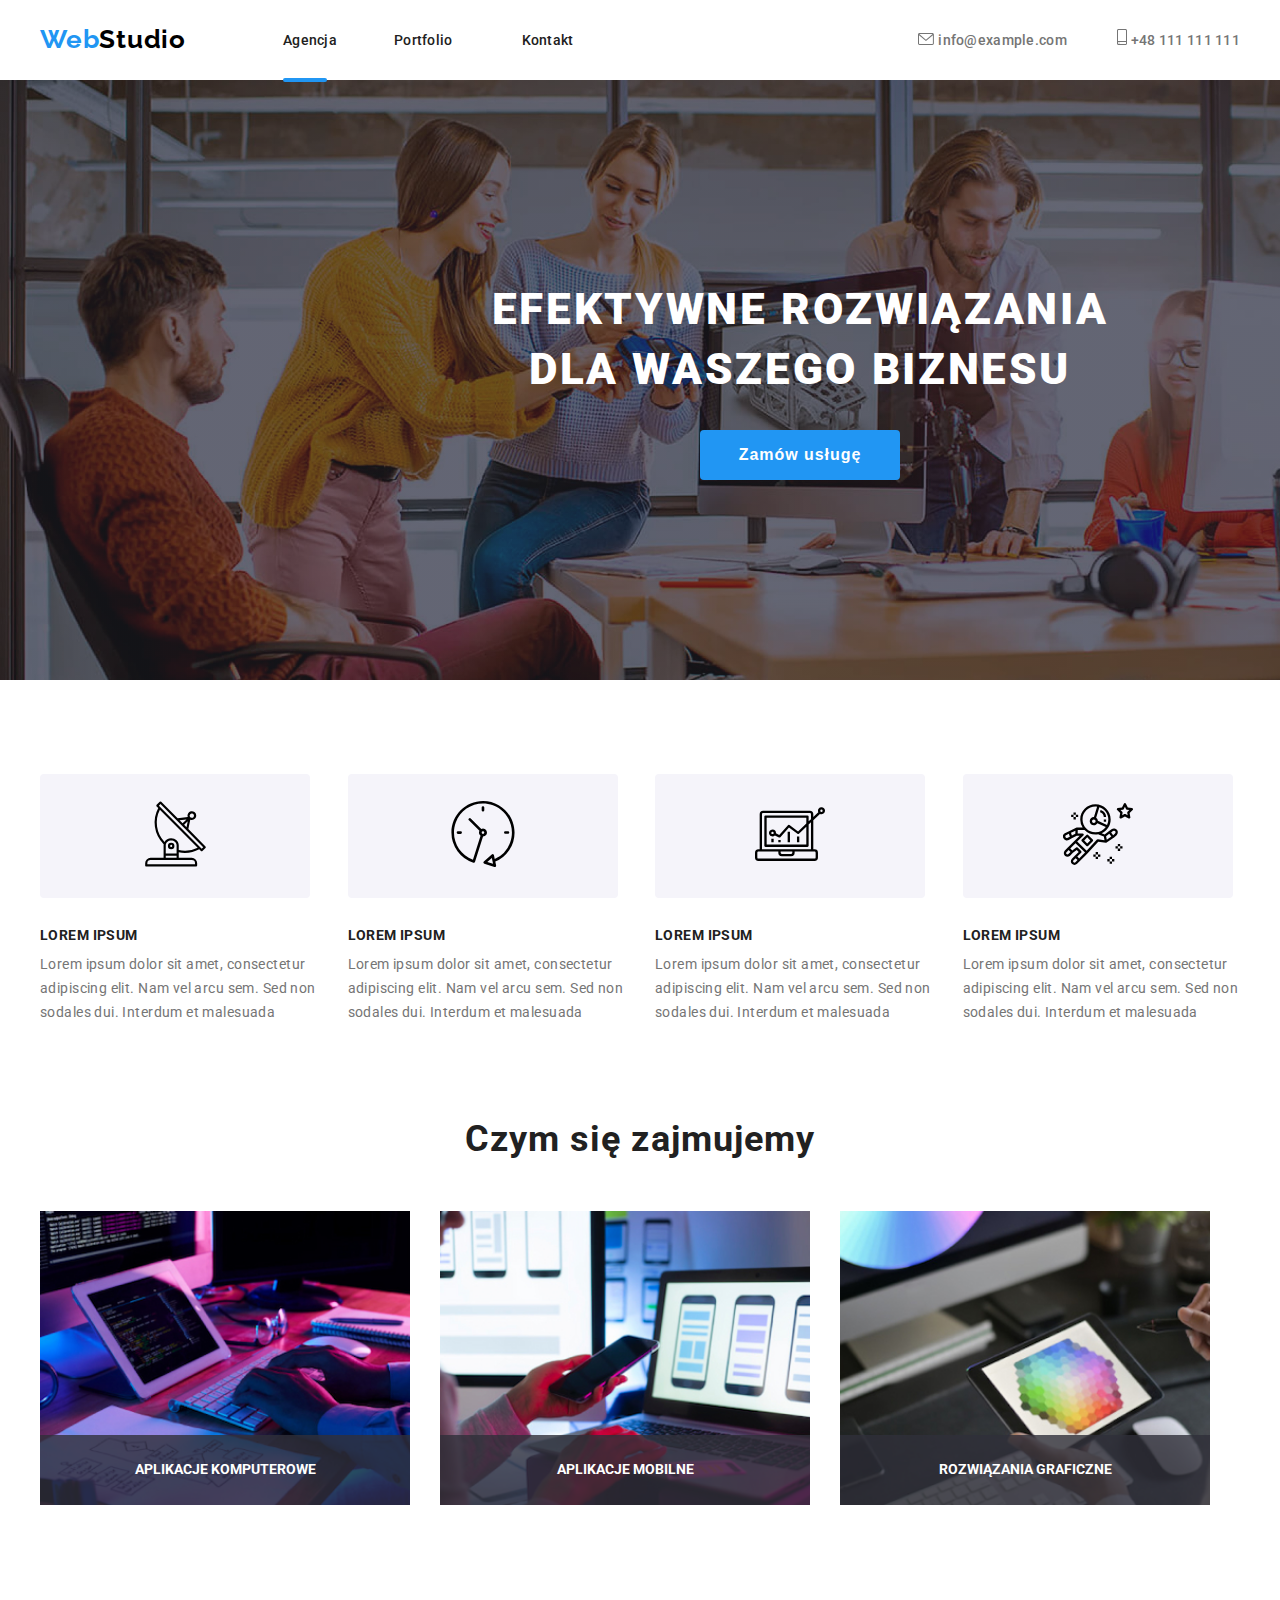
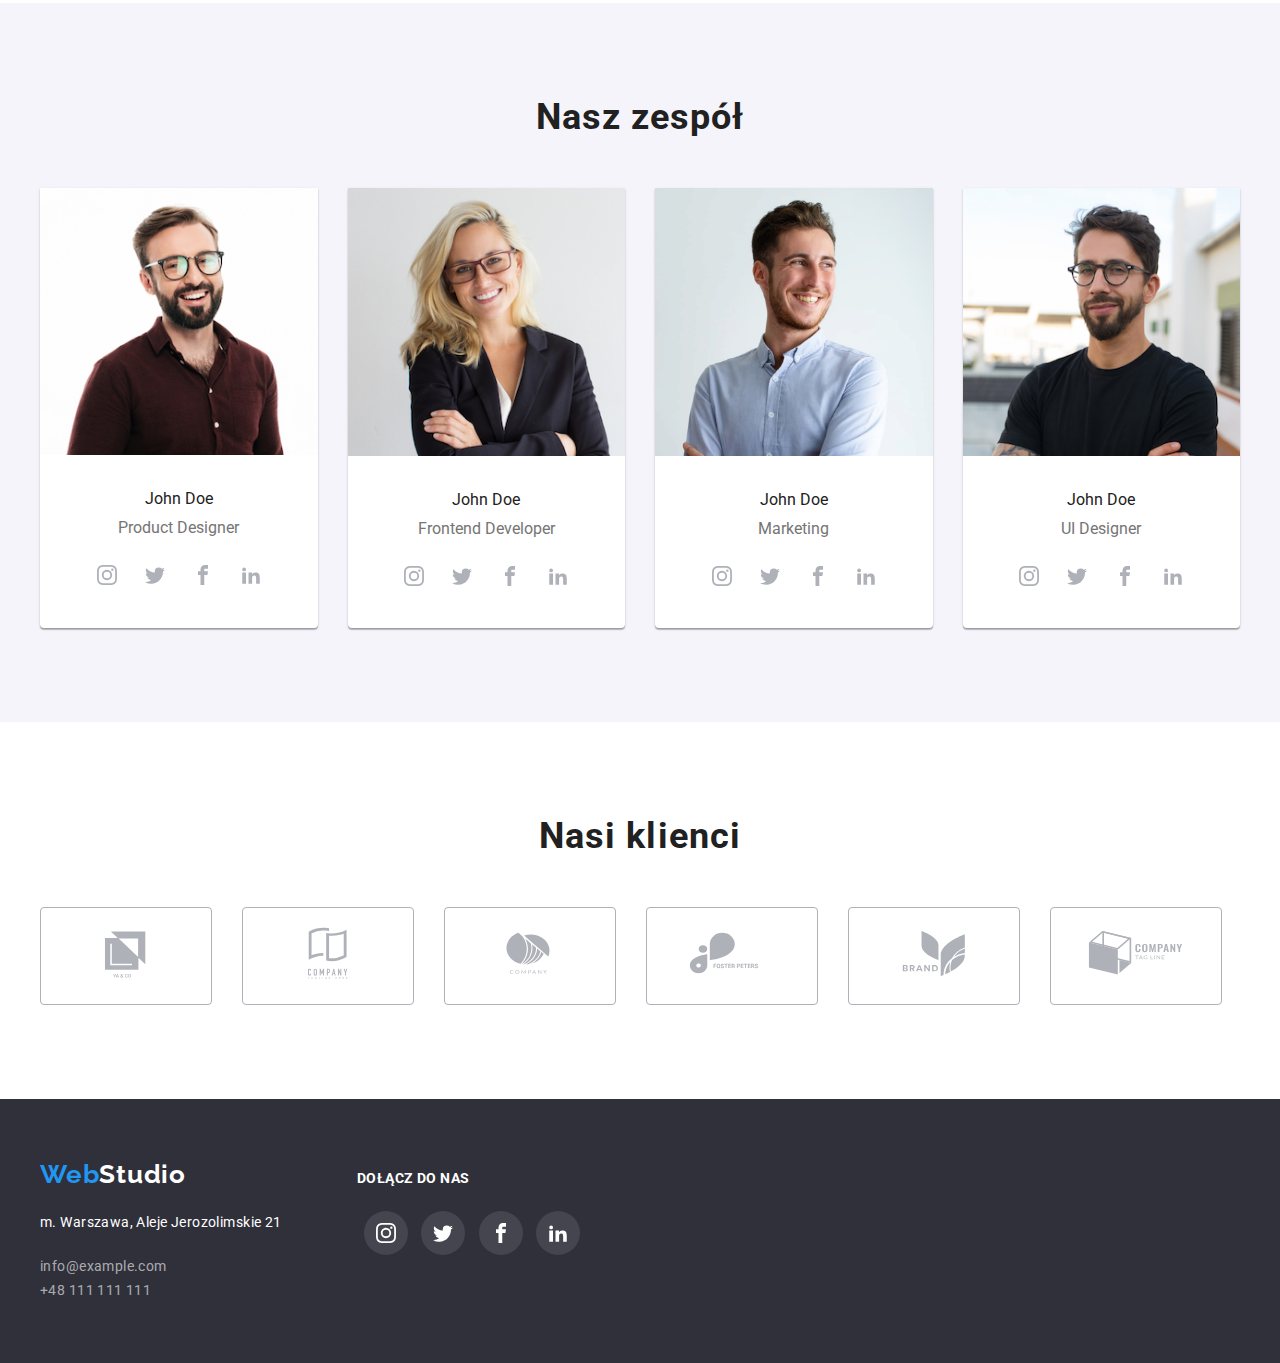
<file: index.html>
<!DOCTYPE html>
<html lang="pl">
  <head>
    <meta charset="UTF-8" />
    <meta http-equiv="X-UA-Compatible" content="IE=edge" />
    <meta name="viewport" content="width=device-width, initial-scale=1.0" />
    <title>WebStudio</title>
    <link
      rel="stylesheet"
      href="https://cdnjs.cloudflare.com/ajax/libs/modern-normalize/1.1.0/modern-normalize.min.css"
      integrity="sha512-wpPYUAdjBVSE4KJnH1VR1HeZfpl1ub8YT/NKx4PuQ5NmX2tKuGu6U/JRp5y+Y8XG2tV+wKQpNHVUX03MfMFn9Q=="
      crossorigin="anonymous"
      referrerpolicy="no-referrer"
    />
    <link href="css/styles.css" rel="stylesheet " />
    <link rel="preconnect" href="https://fonts.googleapis.com" />
    <link rel="preconnect" href="https://fonts.gstatic.com" crossorigin />
    <link
      href="https://fonts.googleapis.com/css2?family=Raleway:wght@700&display=swap&family=Roboto:wght@500&display=swap"
      rel="stylesheet"
    />
  </head>
  <body>
    <header class="nav-block nav-style container">
      <nav class="navbar">
        <ul class="ulist">
          <li class="logo">
            <a href="#" class="nav-link">Web<span class="logo-color">Studio</span></a>
          </li>
          <li><a href="#" class="hover studio-visual">Agencja</a></li>
          <li class="padding-portfolio">
            <a href="portfolio.html" class="nav-link hover">Portfolio</a>
          </li>
          <li><a href="#" class="nav-link hover">Kontakt</a></li>
        </ul>
      </nav>
      <ul class="ulist">
        <li>
          <div class="nav-icon">
            <svg width="16" height="12">
              <use href="images/icons.svg#icon-envelope"></use>
            </svg>
            <a class="icon" href="mailto:info@example.com"
              >info@example.com</a
            >
          </div>
        </li class="list">
        <li class="padding-tel">
          <div class="nav-icon">
            <svg width="10px" height="16px">
              <use href="images/icons.svg#icon-smartphone"></use>
            </svg>
            <a class="icon" href="tel:+48111111111">+48 111 111 111</a>
          </div>
        </li>
      </ul>
    </header>
    <main>
      <div class="background-position">
        <section class="head-section-style section">
          <h1 class="head-section">EFEKTYWNE ROZWIĄZANIA<br />DLA WASZEGO BIZNESU</h1>
          <button data-modal-open class="button-style">Zamów usługę</button>
        </section>
      </div>
      <section class="info-section-style section">
        <ul class="container">
          <li class="list">
            <div class="info-icon-background">
              <svg width="65" height="70">
                <use href="images/icons.svg#icon-antenna-1"></use>
              </svg>
            </div>
            <h3 class="header-3">LOREM IPSUM</h3>
            <p class="paragraph">
              Lorem ipsum dolor sit amet, consectetur adipiscing elit. Nam vel arcu sem. Sed non sodales dui. Interdum et malesuada
            </p>
          </li>
          <li class="list">
            <div class="info-icon-background">
              <svg width="66" height="70">
                <use href="images/icons.svg#icon-clock-1"></use>
              </svg>
            </div>
            <h3 class="header-3">LOREM IPSUM</h3>
            <p class="paragraph">
              Lorem ipsum dolor sit amet, consectetur adipiscing elit. Nam vel arcu sem. Sed non sodales dui. Interdum et malesuada
            </p>
          </li>
          <li class="list">
            <div class="info-icon-background">
              <svg width="70" height="70">
                <use href="images/icons.svg#icon-diagram-1"></use>
              </svg>
            </div>
            <h3 class="header-3">LOREM IPSUM</h3>
            <p class="paragraph">
              Lorem ipsum dolor sit amet, consectetur adipiscing elit. Nam vel arcu sem. Sed non sodales dui. Interdum et malesuada
            </p>
          </li>
          <li class="list">
            <div class="info-icon-background">
              <svg width="70" height="70">
                <use href="images/icons.svg#icon-astronaut-1"></use>
              </svg>
            </div>
            <h3 class="header-3">LOREM IPSUM</h3>
            <p class="paragraph">
              Lorem ipsum dolor sit amet, consectetur adipiscing elit. Nam vel arcu sem. Sed non sodales dui. Interdum et malesuada
            </p>
          </li>
        </ul>
      </section>
      <section class="about-us-style section">
        <h2 class="header-2">Czym się zajmujemy</h2>
        <div class="container">
          <div class="img-position">
            <img
              src="images/services/keyboard.jpg"
              alt="working place1"
              width="370"
              height="294"
            />
            <p class="text-about-us">Aplikacje komputerowe</p>
          </div>
          <div class="img-position">
            <img
              class="img-position"
              src="images/services/smartphone.jpg"
              alt="working place2"
              width="370"
              height="294"
            />
            <p class="text-about-us">Aplikacje mobilne</p>
          </div>
          <div class="img-position">
            <img
              src="images/services/tablet.jpg"
              alt="working place3"
              width="370"
              height="294"
            />
            <p class="text-about-us">Rozwiązania graficzne</p>
          </div>
        </div>
      </section>
      <section class="section-background img-size section">
        <h2 class="header-2">Nasz zespół</h2>
        <div class="container">
          <figure class="white-box">
            <img src="images/team/product-designer.jpg" alt="John Doe" class="image"/>
            <figcaption class="font-style-figacaption">
              John Doe
              <div class="font-style-position">Product Designer</div>
              <div class="app-icons">
                <svg width="20" height="20">
                  <use href="images/icons.svg#icon-instagram"></use>
                </svg>
              </div>
              <div class="app-icons">
                <svg width="20" height="20">
                  <use href="images/icons.svg#icon-twitter"></use>
                </svg>
              </div>
              <div class="app-icons">
                <svg width="20" height="20">
                  <use href="images/icons.svg#icon-facebook"></use>
                </svg>
              </div>
              <div class="app-icons">
                <svg width="20" height="20">
                  <use href="images/icons.svg#icon-linkedin2"></use>
                </svg>
              </div>
            </figcaption>
          </figure>
          <figure class="white-box">
            <img src="images/team/frontend-devop.jpg" alt="John Doe" class="image" />
            <figcaption class="font-style-figacaption">
              John Doe
              <div class="font-style-position">Frontend Developer</div>
              <div class="app-icons">
                <svg width="20" height="20">
                  <use href="images/icons.svg#icon-instagram"></use>
                </svg>
              </div>
              <div class="app-icons">
                <svg width="20" height="20">
                  <use href="images/icons.svg#icon-twitter"></use>
                </svg>
              </div>
              <div class="app-icons">
                <svg width="20" height="20">
                  <use href="images/icons.svg#icon-facebook"></use>
                </svg>
              </div>
              <div class="app-icons">
                <svg width="20" height="20">
                  <use href="images/icons.svg#icon-linkedin2"></use>
                </svg>
              </div>
            </figcaption>
          </figure>
          <figure class="white-box">
            <img src="images/team/marketing-expert.jpg" alt="John Doe" class="image" />
            <figcaption class="font-style-figacaption">
              John Doe
              <div class="font-style-position">Marketing</div>
              <div class="app-icons">
                <svg width="20" height="20">
                  <use href="images/icons.svg#icon-instagram"></use>
                </svg>
              </div>
              <div class="app-icons">
                <svg width="20" height="20">
                  <use href="images/icons.svg#icon-twitter"></use>
                </svg>
              </div>
              <div class="app-icons">
                <svg width="20" height="20">
                  <use href="images/icons.svg#icon-facebook"></use>
                </svg>
              </div>
              <div class="app-icons">
                <svg width="20" height="20">
                  <use href="images/icons.svg#icon-linkedin2"></use>
                </svg>
              </div>
            </figcaption>
          </figure>
          <figure class="white-box">
            <img src="images/team/ui-designer.jpg" alt="John Doe" class="image"/>
            <figcaption class="font-style-figacaption">
              John Doe
              <div class="font-style-position">UI Designer</div>
              <div class="app-icons">
                <svg width="20" height="20">
                  <use href="images/icons.svg#icon-instagram"></use>
                </svg>
              </div>
              <div class="app-icons">
                <svg width="20" height="20">
                  <use href="images/icons.svg#icon-twitter"></use>
                </svg>
              </div>
              <div class="app-icons">
                <svg width="20" height="20">
                  <use href="images/icons.svg#icon-facebook"></use>
                </svg>
              </div>
              <div class="app-icons">
                <svg width="20" height="20">
                  <use href="images/icons.svg#icon-linkedin2"></use>
                </svg>
              </div>
            </figcaption>
          </figure>
        </div>
      </section>
      <section class="section">
        <h2 class="header-2">Nasi klienci</h2>
          <div class="container">
            <ul class="container">
              <li>
          <div class="company-icons">
            <svg width="106" height="60">
              <use href="images/icons.svg#icon-logo"></use>
            </svg>
          </div>
        </li>
        <li>
          <div class="company-icons">
            <svg width="106" height="60">
              <use href="images/icons.svg#icon-logo-2"></use>
            </svg>
          </div>
        </li>
        <li>
          <div class="company-icons">
            <svg width="106" height="60">
              <use href="images/icons.svg#icon-logo-3"></use>
            </svg>
          </div>
        </li>
        <li>
          <div class="company-icons">
            <svg width="106" height="60">
              <use href="images/icons.svg#icon-logo-4"></use>
            </svg>
          </div>
        </li>
          <div class="company-icons">
            <svg width="106" height="60">
              <use href="images/icons.svg#icon-logo-5"></use>
            </svg>
          </div>
          <li>
          <div class="company-icons">
            <svg width="106" height="60">
              <use href="images/icons.svg#icon-logo-6"></use>
            </svg>
          </div>
        </li>
        </div>
      </ul>
      </section>
    </main>
    <footer class="footer-background footer-style">
      <div class="container-footer">
        <ul class="find-us-placement">
          <li class="logo footer-list">
            <a href="#">Web<span class="footer-logo-color">Studio</span></a>
          </li>
          <li class="footer-style footer-list"><p class="find-us-style">Dołącz do nas</p></li>
        </ul>
        <address class="address-padding">
          <ul class="address-style">
            <div class="find-us-icons">
              <li class="footer-list">m. Warszawa, Aleje Jerozolimskie 21</li>
              <li class="find-us-icons-placment footer-list">
                <div class="find-us-app-icons">
                  <svg width="20" height="20">
                    <use href="images/icons.svg#icon-instagram"></use>
                  </svg>
                </div>
                <div class="find-us-app-icons">
                  <svg width="20" height="20">
                    <use href="images/icons.svg#icon-twitter"></use>
                  </svg>
                </div>
                <div class="find-us-app-icons">
                  <svg width="20" height="20">
                    <use href="images/icons.svg#icon-facebook"></use>
                  </svg>
                </div>
                <div class="find-us-app-icons">
                  <svg width="20" height="20">
                    <use href="images/icons.svg#icon-linkedin2"></use>
                  </svg>
                </div>
              </li>
            </div>
            <li class="footer-list">
              <a href="mailto:info@example.com" class="hover"
                >info@example.com</a
              >
            </li>
            <li class="footer-list">
              <a href="tel:+48111111111" class="hover">+48 111 111 111</a>
            </li>
          </ul>
        </address>
      </div>
    </footer>
    <div class="backdrop is-hidden" data-modal>
      <div class="modal">
        <button class="modal-btn-close" data-modal-close>
          <svg class="modal-btn" width="11" height="11">
            <use href="images/icons.svg#icon-cross"></use>
          </svg>
        </button>
      </div>
    </div>
    <script src="./js/modal.js"></script>
  </body>
</html>
</file>
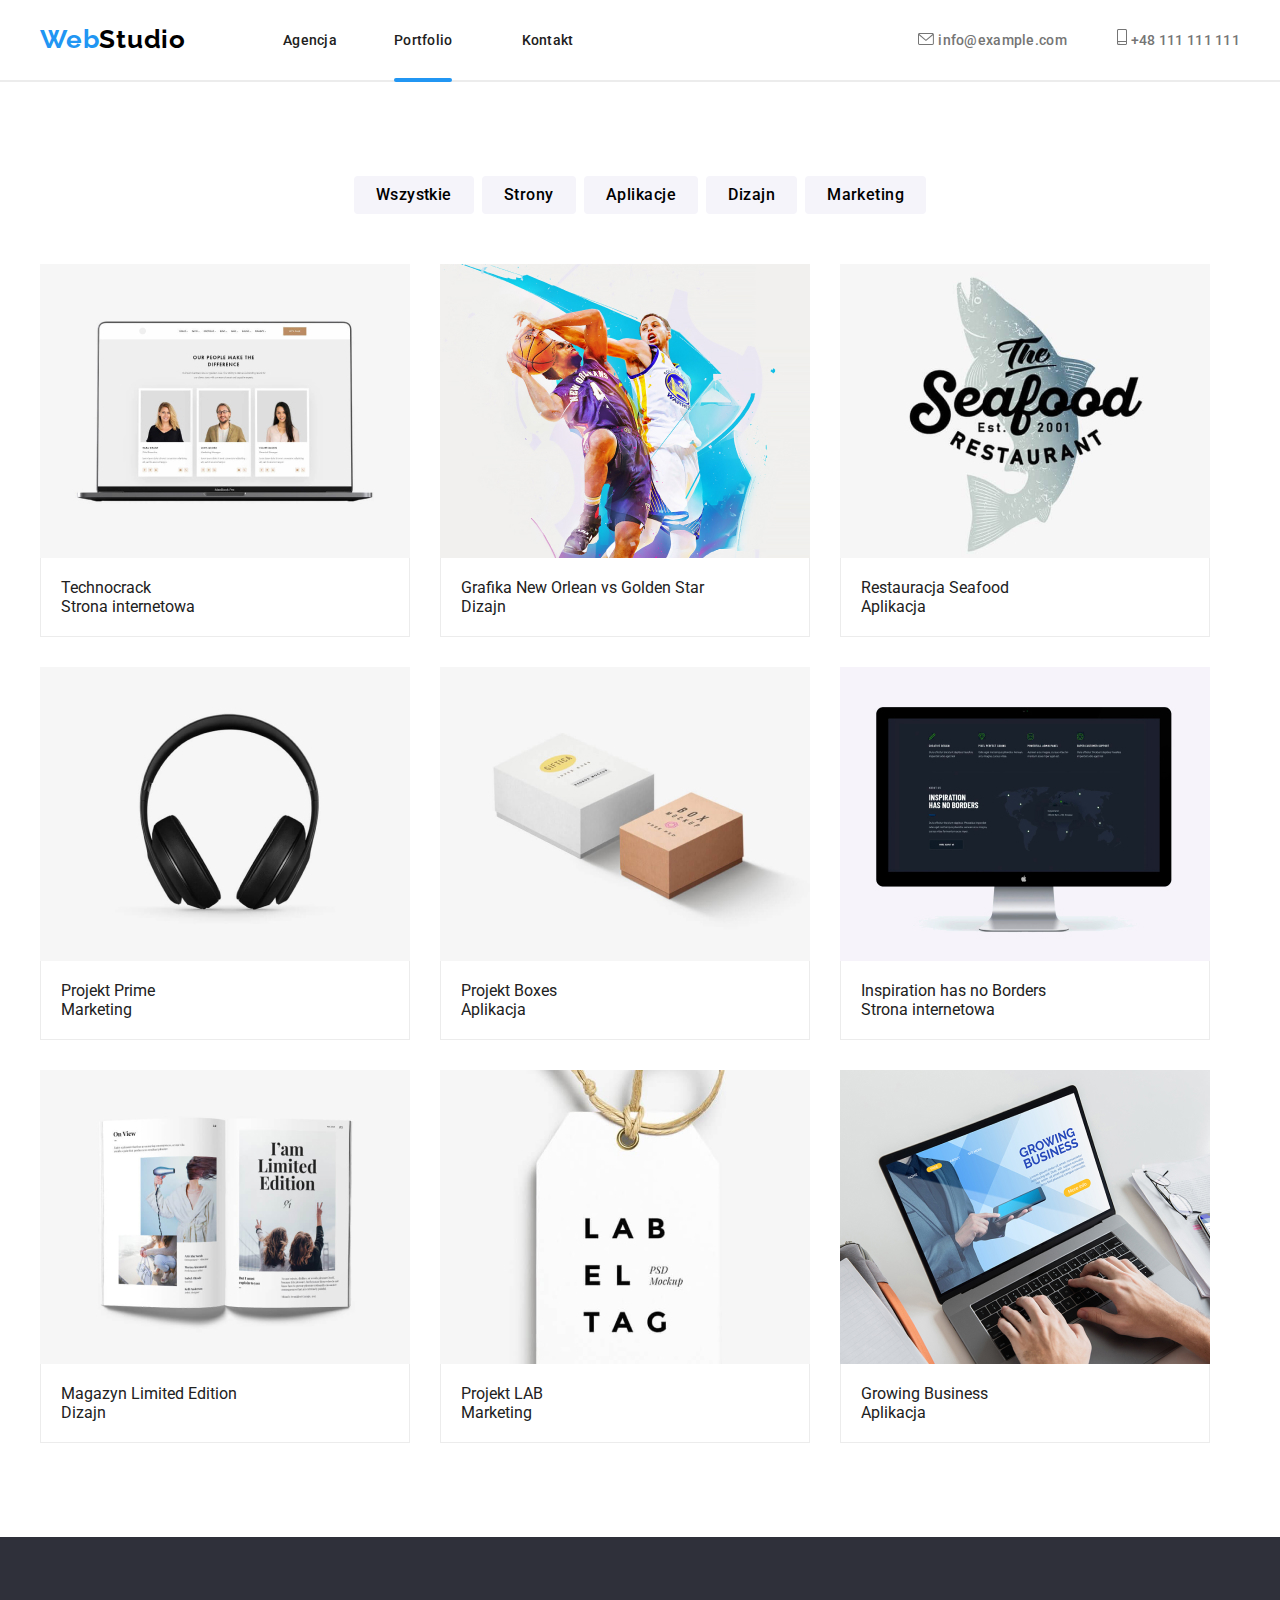
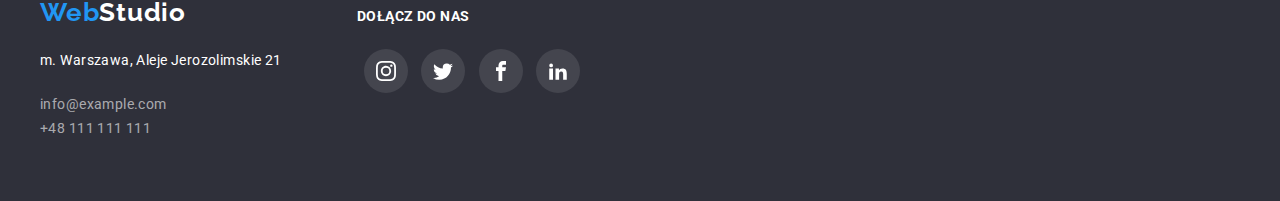
<file: portfolio.html>
<!DOCTYPE html>
<html lang="pl">
  <head>
    <meta charset="UTF-8" />
    <meta http-equiv="X-UA-Compatible" content="IE=edge" />
    <meta name="viewport" content="width=device-width, initial-scale=1.0" />
    <title>WebStudio Portfolio</title>
    <link
      rel="stylesheet"
      href="https://cdnjs.cloudflare.com/ajax/libs/modern-normalize/1.1.0/modern-normalize.min.css"
      integrity="sha512-wpPYUAdjBVSE4KJnH1VR1HeZfpl1ub8YT/NKx4PuQ5NmX2tKuGu6U/JRp5y+Y8XG2tV+wKQpNHVUX03MfMFn9Q=="
      crossorigin="anonymous"
      referrerpolicy="no-referrer"
    />
    <link href="css/styles.css" rel="stylesheet " />
    <link rel="preconnect" href="https://fonts.googleapis.com" />
    <link rel="preconnect" href="https://fonts.gstatic.com" crossorigin />
    <link
      href="https://fonts.googleapis.com/css2?family=Raleway:wght@700&display=swap&family=Roboto:wght@500&display=swap"
      rel="stylesheet"
    />
  </head>
  <body>
    <header class="nav-block nav-style container">
      <nav>
        <ul class="ulist">
          <li class="logo">
            <a href="index.html">Web<span class="logo-color">Studio</span></a>
          </li>
          <li><a href="index.html" class="hover">Agencja</a></li>
          <li class="padding-portfolio">
            <a href="#" class="hover portfolio-visual">Portfolio</a>
          </li>
          <li><a href="#" class="hover">Kontakt</a></li>
        </ul>
      </nav>
      <ul class="ulist">
        <li>
          <div class="nav-icon">
            <svg width="16" height="12">
              <use href="images/icons.svg#icon-envelope"></use>
            </svg>
            <a class="icon" href="mailto:info@example.com">info@example.com</a>
          </div>
        </li>
        <li class="padding-tel">
          <div class="nav-icon">
            <svg width="10px" height="16px">
              <use href="images/icons.svg#icon-smartphone"></use>
            </svg>
            <a class="icon" href="tel:+48111111111">+48 111 111 111</a>
          </div>
        </li>
      </ul>
    </header>
    <div class="line">
      <hr />
    </div>
    <main>
      <section class="padding-prop section">
        <ul class="buttons-style container">
          <li>
            <button type="button" class="bt button-padding button-hover">
              Wszystkie
            </button>
          </li>
          <li>
            <button type="button" class="bt button-padding button-hover">
              Strony
            </button>
          </li>
          <li>
            <button type="button" class="bt button-padding button-hover">
              Aplikacje
            </button>
          </li>
          <li>
            <button type="button" class="bt button-padding button-hover">
              Dizajn
            </button>
          </li>
          <li>
            <button type="button" class="bt button-padding button-hover">
              Marketing
            </button>
          </li>
        </ul>
      </section>
      <section class="padding-settings section">
        <ul class="container img-wrap">
          <div class="overlay-hover">
            <li class="box-overlay">
              <p class="overlay">
                Technocrack jest popularną platformą wykorzystywaną do
                rozpowszechniania koronawirusa. Firmy wykorzystują tę platformę
                do celów szpiegowskich i ataków na niezabezpieczone serwery
                konkurencji
              </p>
            </li>
            <li>
              <figure class="img-box">
                <img
                  class="no-gap"
                  src="images/portfolio/techno-crack.jpg"
                  alt="Technocrack"
                  width="370"
                />
                <figcaption class="figcaption-padding box-border">
                  Technocrack
                  <div>Strona internetowa</div>
                </figcaption>
              </figure>
            </li>
          </div>
          <div class="overlay-hover">
            <li class="box-overlay">
              <p class="overlay">
                Technocrack jest popularną platformą wykorzystywaną do
                rozpowszechniania koronawirusa. Firmy wykorzystują tę platformę
                do celów szpiegowskich i ataków na niezabezpieczone serwery
                konkurencji
              </p>
            </li>
            <li>
              <figure class="img-box">
                <img
                  class="no-gap"
                  src="images/portfolio/basketball.jpg"
                  alt="Poster New Orlean vs Golden Star"
                  width="370"
                />
                <figcaption class="figcaption-padding box-border">
                  Grafika New Orlean vs Golden Star
                  <div>Dizajn</div>
                </figcaption>
              </figure>
            </li>
          </div>
          <div class="overlay-hover">
            <li class="box-overlay">
              <p class="overlay">
                Technocrack jest popularną platformą wykorzystywaną do
                rozpowszechniania koronawirusa. Firmy wykorzystują tę platformę
                do celów szpiegowskich i ataków na niezabezpieczone serwery
                konkurencji
              </p>
            </li>
            <li>
              <figure class="img-box">
                <img
                  class="no-gap"
                  src="images/portfolio/sea-food.jpg"
                  alt="Restauracja Seafood"
                  width="370"
                />
                <figcaption class="figcaption-padding box-border">
                  Restauracja Seafood
                  <div>Aplikacja</div>
                </figcaption>
              </figure>
            </li>
          </div>
          <div class="overlay-hover">
            <li class="box-overlay">
              <p class="overlay">
                Technocrack jest popularną platformą wykorzystywaną do
                rozpowszechniania koronawirusa. Firmy wykorzystują tę platformę
                do celów szpiegowskich i ataków na niezabezpieczone serwery
                konkurencji
              </p>
            </li>
            <li>
              <figure class="img-box">
                <img
                  class="no-gap"
                  src="images/portfolio/project-prime.jpg"
                  alt="Projekt Prime"
                  width="370"
                />
                <figcaption class="figcaption-padding box-border">
                  Projekt Prime
                  <div>Marketing</div>
                </figcaption>
              </figure>
            </li>
          </div>
          <div class="overlay-hover">
            <li class="box-overlay">
              <p class="overlay">
                Technocrack jest popularną platformą wykorzystywaną do
                rozpowszechniania koronawirusa. Firmy wykorzystują tę platformę
                do celów szpiegowskich i ataków na niezabezpieczone serwery
                konkurencji
              </p>
            </li>
            <li>
              <figure class="img-box">
                <img
                  class="no-gap"
                  src="images/portfolio/project-box.jpg"
                  alt="Projekt Boxes"
                  width="370"
                />
                <figcaption class="figcaption-padding box-border">
                  Projekt Boxes
                  <div>Aplikacja</div>
                </figcaption>
              </figure>
            </li>
          </div>
          <div class="overlay-hover">
            <li class="box-overlay">
              <p class="overlay">
                Technocrack jest popularną platformą wykorzystywaną do
                rozpowszechniania koronawirusa. Firmy wykorzystują tę platformę
                do celów szpiegowskich i ataków na niezabezpieczone serwery
                konkurencji
              </p>
            </li>
            <li>
              <figure class="img-box">
                <img
                  class="no-gap"
                  src="images/portfolio/inspiration.jpg"
                  alt="Inspiration has no Borders"
                  width="370"
                />
                <figcaption class="figcaption-padding box-border">
                  Inspiration has no Borders
                  <div>Strona internetowa</div>
                </figcaption>
              </figure>
            </li>
          </div>
          <div class="overlay-hover">
            <li class="box-overlay">
              <p class="overlay">
                Technocrack jest popularną platformą wykorzystywaną do
                rozpowszechniania koronawirusa. Firmy wykorzystują tę platformę
                do celów szpiegowskich i ataków na niezabezpieczone serwery
                konkurencji
              </p>
            </li>
            <li>
              <figure class="img-box">
                <img
                  class="no-gap"
                  src="images/portfolio/limited-edition.jpg"
                  alt="Limited Edition"
                  width="370"
                />
                <figcaption class="figcaption-padding box-border">
                  Magazyn Limited Edition
                  <div>Dizajn</div>
                </figcaption>
              </figure>
            </li>
          </div>
          <div class="overlay-hover">
            <li class="box-overlay">
              <p class="overlay">
                Technocrack jest popularną platformą wykorzystywaną do
                rozpowszechniania koronawirusa. Firmy wykorzystują tę platformę
                do celów szpiegowskich i ataków na niezabezpieczone serwery
                konkurencji
              </p>
            </li>
            <li>
              <figure class="img-box">
                <img
                  class="no-gap"
                  src="images/portfolio/project-lab.jpg"
                  alt="Projekt LAB"
                  width="370"
                />
                <figcaption class="figcaption-padding box-border">
                  Projekt LAB
                  <div>Marketing</div>
                </figcaption>
              </figure>
            </li>
          </div>
          <div class="overlay-hover">
            <li class="box-overlay">
              <p class="overlay">
                Technocrack jest popularną platformą wykorzystywaną do
                rozpowszechniania koronawirusa. Firmy wykorzystują tę platformę
                do celów szpiegowskich i ataków na niezabezpieczone serwery
                konkurencji
              </p>
            </li>
            <li>
              <figure class="img-box">
                <img
                  class="no-gap"
                  src="images/portfolio/growing-business.jpg"
                  alt="Growing Business"
                  width="370"
                />
                <figcaption class="figcaption-padding box-border">
                  Growing Business
                  <div>Aplikacja</div>
                </figcaption>
              </figure>
            </li>
          </div>
        </ul>
      </section>
    </main>
    <footer class="footer-background footer-style">
      <div class="container-footer">
        <ul class="find-us-placement">
          <li class="logo footer-list">
            <a href="#">Web<span class="footer-logo-color">Studio</span></a>
          </li>
          <li class="footer-style footer-list">
            <p class="find-us-style">Dołącz do nas</p>
          </li>
        </ul>
        <address class="address-padding">
          <ul class="address-style">
            <div class="find-us-icons">
              <li class="footer-list">m. Warszawa, Aleje Jerozolimskie 21</li>
              <li class="find-us-icons-placment footer-list">
                <div class="find-us-app-icons">
                  <svg width="20" height="20">
                    <use href="images/icons.svg#icon-instagram"></use>
                  </svg>
                </div>
                <div class="find-us-app-icons">
                  <svg width="20" height="20">
                    <use href="images/icons.svg#icon-twitter"></use>
                  </svg>
                </div>
                <div class="find-us-app-icons">
                  <svg width="20" height="20">
                    <use href="images/icons.svg#icon-facebook"></use>
                  </svg>
                </div>
                <div class="find-us-app-icons">
                  <svg width="20" height="20">
                    <use href="images/icons.svg#icon-linkedin2"></use>
                  </svg>
                </div>
              </li>
            </div>
            <li class="footer-list">
              <a href="mailto:info@example.com" class="hover"
                >info@example.com</a
              >
            </li>
            <li class="footer-list">
              <a href="tel:+48111111111" class="hover">+48 111 111 111</a>
            </li>
          </ul>
        </address>
      </div>
    </footer>
  </body>
</html>
</file>
<file: css/styles.css>
body {
  font-family: "Roboto", "sans-serif";
  color: #212121;
}

* {
  margin: 0;
  padding: 0;
}

a {
  color: inherit;
  text-decoration: none;
  transition-duration: 0.3s;
  transition-timing-function: cubic-bezier(0.4, 0, 0.2, 1);
}

ul,
ol {
  list-style: none;
}

.section {
  padding-top: 94px;
  padding-bottom: 94px;
}

.ulist {
  margin-block-start: 0em;
  margin-block-end: 0em;
  margin-inline-start: 0px;
  margin-inline-end: 0px;
  padding-inline-start: 0px;
}

.header-3 {
  margin: 0;
}

.paragraph {
  margin: 0;
}

:root {
  --main-color: #2196f3;
  --second-font-color: rgba(117, 117, 117, 1);
  --background-color: rgba(47, 48, 58, 1);
}

.container {
  width: 1200px;
  display: flex;
  flex-direction: row;
  margin: auto;
  gap: 30px;
}

.container-footer {
  width: 1200px;
  margin: auto;
}

.container-portfolio {
  width: 1200px;
  display: flex;
  flex-direction: row;
  justify-content: center;
  margin: auto;
  gap: 8px;
}

.nav-style a {
  font-weight: 500;
  font-size: 14px;
  line-height: 1.14;
  letter-spacing: 0.02em;
  color: inherit;
  text-decoration: none;
  transition-duration: 0.3s;
}

.nav-block .navbar {
  display: inline;
  transition-duration: 0.3s;
}

.nav-block .ulist {
  display: flex;
  align-items: center;
}

.nav-block li {
  display: inline;
}

.nav-style {
  justify-content: space-between;
  padding-top: 24px;
  padding-bottom: 25px;
}

.line hr {
  border: 1px solid #ececec;
  margin: 0;
}

.hover:hover {
  color: var(--main-color);
}

.hover:focus {
  color: var(--main-color);
}

.button-hover:hover {
  background-color: var(--main-color);
  color: white;
  box-shadow: 0px 3px 1px rgba(0, 0, 0, 0.1), 0px 1px 2px rgba(0, 0, 0, 0.08),
    0px 2px 2px rgba(0, 0, 0, 0.12);
  border-radius: 4px;
  transition: transform 250ms;
  transition-timing-function: cubic-bezier(0.4, 0, 0.2, 1);
}

.button-hover:focus {
  background-color: var(--main-color);
  color: white;
  box-shadow: 0px 3px 1px rgba(0, 0, 0, 0.1), 0px 1px 2px rgba(0, 0, 0, 0.08),
    0px 2px 2px rgba(0, 0, 0, 0.12);
  border-radius: 4px;
  transition: transform 250ms;
  transition-timing-function: cubic-bezier(0.4, 0, 0.2, 1);
}

.logo a {
  font-family: "Raleway";
  font-weight: 700;
  font-size: 26px;
  line-height: 1.19;
  letter-spacing: 0.03em;
  color: var(--main-color);
  padding-right: 97px;
}

.logo-color {
  color: black;
}

.footer-logo-color {
  color: #fff;
}

.font-color {
  color: var(--second-font-color);
}

.head-section-style {
  width: 1600px;
  background-image: linear-gradient(
      to bottom,
      rgba(47, 48, 58, 0.4),
      rgba(47, 48, 58, 0.4)
    ),
    url(../images/background-2.jpg);
  background-size: cover;
  text-align: center;
}

.background-position {
  display: block;
  text-align: -webkit-center;
}

.head-section-style .head-section {
  font-weight: 900;
  font-size: 44px;
  line-height: 1.36;
  text-align: center;
  letter-spacing: 0.06em;
  text-transform: uppercase;
  color: #ffffff;
  margin: 0;
  padding-top: 106px;
  padding-bottom: 30px;
}

.button-style {
  color: white;
  font-weight: 700;
  width: 200px;
  background-color: var(--main-color);
  text-align: center;
  font-size: 16px;
  line-height: 1.87;
  border: var(--main-color);
  border-radius: 4px;
  cursor: pointer;
  letter-spacing: 0.06em;
  padding-top: 10px;
  padding-bottom: 10px;
  margin-bottom: 106px;
  transition-duration: 0.3s;
}

.info-section-style .container {
  list-style: none;
}

.info-section-style .header-3 {
  font-size: 14px;
  line-height: 1.14;
  letter-spacing: 0.03em;
  text-transform: uppercase;
}

.info-section-style .paragraph {
  font-size: 14px;
  line-height: 1.7;
  letter-spacing: 0.03em;
  color: #757575;
  padding-top: 10px;
}

.about-us-style .header-2 {
  font-weight: 700;
  font-size: 36px;
  line-height: 1.16;
  text-align: center;
  letter-spacing: 0.03em;
}

.padding-portfolio {
  padding-left: 57px;
  padding-right: 69px;
}

.portfolio-visual {
  position: relative;
}

.portfolio-visual::after {
  content: "";
  position: absolute;
  width: 58px;
  height: 4px;
  top: 46px;
  left: 0;
  background: #2196f3;
  border-radius: 2px;
}

.studio-visual {
  position: relative;
}

.studio-visual::after {
  content: "";
  position: absolute;
  width: 44px;
  height: 4px;
  top: 46px;
  left: 0;
  background: #2196f3;
  border-radius: 2px;
}

.padding-tel {
  padding-left: 50px;
}

.about-us-style {
  padding-top: 0px;
}

.header-2 {
  font-weight: 700;
  font-size: 36px;
  line-height: 1.16;
  text-align: center;
  letter-spacing: 0.03em;
  margin: auto;
  padding-bottom: 50px;
}

.section-background {
  background: #f5f4fa;
}

.white-box {
  background-color: #fff;
  width: 100%;
  box-shadow: 0px 1px 3px rgba(0, 0, 0, 0.12), 0px 1px 1px rgba(0, 0, 0, 0.14),
    0px 2px 1px rgba(0, 0, 0, 0.2);
  border-radius: 0px 0px 4px 4px;
  margin: 0px;
  padding-bottom: 30px;
}

.img-size figure img {
  width: 100%;
}

.font-style-figacaption {
  padding-top: 30px;
  text-align: center;
}

.font-style-position {
  color: var(--second-font-color);
  padding-top: 10px;
  padding-bottom: 16px;
}

.footer-background {
  background-color: var(--background-color);
  font-size: 14px;
  line-height: 1.71;
  letter-spacing: 0.03em;
  color: #ffffff;
  padding-top: 60px;
  padding-bottom: 60px;
}

.footer-style a {
  text-decoration: none;
}

.address-style a {
  font-size: 14px;
  line-height: 1.71;
  letter-spacing: 0.03em;
  color: rgba(255, 255, 255, 0.6);
}

.footer-style .footer-list {
  text-decoration: none;
  list-style-type: none;
  font-style: normal;
  list-style: none;
}

.buttons-style .bt {
  padding-top: 6px;
  padding-bottom: 6px;
  background: #f5f4fa;
  border-radius: 4px;
  border-color: #f5f4fa;
  font-weight: 500;
  font-size: 16px;
  line-height: 1.625;
  text-align: center;
  letter-spacing: 0.03em;
  border: none;
  cursor: pointer;
  font-family: "Roboto";
  transition-duration: 0.3s;
}

.bt:hover {
  color: #ffffff;
  background-color: #2196f3;
}

.buttons-style {
  list-style: none;
  gap: 8px;
  justify-content: center;
  transition-duration: 0.3s;
}

.button-padding {
  padding-left: 22px;
  padding-right: 22px;
}

.img-wrap {
  flex-wrap: wrap;
  list-style: none;
}

.img-wrap .wrap-list {
  width: 370px;
}

.figcaption-padding .division {
  padding-top: 13px;
  color: var(--second-font-color);
}

.figcaption-padding {
  padding-left: 24px;
  padding-top: 20px;
}

.padding-prop {
  padding-bottom: 0px;
}

.padding-settings {
  padding-top: 50px;
}

.box-border {
  padding: 20px;
  border-left: 1px solid #ececec;
  border-right: 1px solid #ececec;
  border-bottom: 1px solid #ececec;
}

.no-gap {
  display: block;
}

.img-box {
  max-width: 370px;
  margin-left: auto;
  margin-right: auto;
}

.img-box:focus {
  box-shadow: 0px 1px 3px rgba(0, 0, 0, 0.12), 0px 1px 1px rgba(0, 0, 0, 0.14),
    0px 2px 1px rgba(0, 0, 0, 0.2);
  border-radius: 0px 0px 4px 4px;
  transition: transform 250ms;
  transition-timing-function: cubic-bezier(0.4, 0, 0.2, 1);
}

.header-svg {
  padding-right: 10px;
}

.hm {
  width: 100px;
  height: 250px;
  color: palevioletred;
}

.box::before {
  font-size: 40px;
  color: orange;
}

.box::after {
  font-size: 30px;
  color: teal;
}

.nav-icon {
  fill: rgba(117, 117, 117, 1);
  color: var(--second-font-color);
  cursor: pointer;
  transition-duration: 0.3s;
  transition-timing-function: cubic-bezier(0.4, 0, 0.2, 1);
}

.nav-icon:hover {
  fill: var(--main-color);
  color: var(--main-color);
}

.nav-icon:focus-within {
  fill: var(--main-color);
  color: var(--main-color);
  transition: transform 250ms;
  transition-timing-function: cubic-bezier(0.4, 0, 0.2, 1);
}

.info-icon-background {
  width: 270px;
  background-color: rgba(245, 244, 250, 1);
  display: inline-block;
  text-align: center;
  padding-top: 25px;
  padding-bottom: 25px;
  border-radius: 4px;
  margin-bottom: 30px;
}

.app-icons {
  display: inline-block;
  padding: 12px 12px 12px 12px;
  fill: rgba(175, 177, 184, 1);
  cursor: pointer;
  line-height: 0;
  transition-duration: 0.3s;
  transition-timing-function: cubic-bezier(0.4, 0, 0.2, 1);
}

.app-icons:hover {
  background-color: var(--main-color);
  border-radius: 50%;
  fill: white;
}

.company-icons {
  border: 1px solid #afb1b8;
  border-radius: 4px;
  display: inline-block;
  text-align: center;
  padding: 16px 32px 16px 32px;
  fill: rgba(175, 177, 184, 1);
  cursor: pointer;
  transition-duration: 0.3s;
  transition-timing-function: cubic-bezier(0.4, 0, 0.2, 1);
}

.company-icons:hover {
  fill: var(--main-color);
  color: var(--main-color);
  border: 1px solid var(--main-color);
}

.company-icons:focus {
  fill: var(--main-color);
  color: var(--main-color);
  border: 1px solid var(--main-color);
}

.find-us-placement {
  display: flex;
  align-items: baseline;
  padding-bottom: 20px;
}

.find-us-style {
  font-weight: 700;
  font-size: 14px;
  line-height: 1.14;
  letter-spacing: 0.03em;
  text-transform: uppercase;
  color: #ffffff;
  padding-left: 74px;
}

.find-us-icons {
  display: flex;
}

.find-us-icons-placment {
  padding-left: 82px;
}

.find-us-app-icons {
  display: inline-block;
  padding: 12px 12px 12px 12px;
  fill: white;
  cursor: pointer;
  background-color: rgba(255, 255, 255, 0.1);
  border-radius: 50%;
  line-height: 0;
  margin-right: 10px;
  transition-duration: 0.3s;
  transition-timing-function: cubic-bezier(0.4, 0, 0.2, 1);
}

.find-us-app-icons:hover {
  background-color: var(--main-color);
  border-radius: 50%;
  fill: white;
}

.find-us-app-icons:focus {
  background-color: var(--main-color);
  border-radius: 50%;
  fill: white;
}

.is-hidden {
  pointer-events: none;
  visibility: hidden;
  opacity: 0;
  transform: scale(0);
}

.modal {
  background: rgba(0, 0, 0, 0.2);
  transition-property: visibility, opacity, transform;
  opacity: 1;
  visibility: visible;
  display: block;
}

.overlay-hover:hover .overlay {
  transform: translatey(0);
  cursor: pointer;
  transition: transform 250ms;
  transition-timing-function: cubic-bezier(0.4, 0, 0.2, 1);
}

.overlay-hover:hover .img-box {
  box-shadow: 0px 1px 3px rgba(0, 0, 0, 0.12), 0px 1px 1px rgba(0, 0, 0, 0.14),
    0px 2px 1px rgba(0, 0, 0, 0.2);
  border-radius: 0px 0px 4px 4px;
  cursor: pointer;
  transition: transform 250ms;
  transition-timing-function: cubic-bezier(0.4, 0, 0.2, 1);
}

.box-overlay {
  position: absolute;
  margin-left: auto;
  margin-right: auto;
  overflow: hidden;
}

.overlay {
  position: relative;
  top: 0;
  left: 0;
  transform: translatey(+100%);
  transition: transform 250ms;
  transition-timing-function: cubic-bezier(0.4, 0, 0.2, 1);
  background-color: var(--main-color);
  color: #ffffff;
  font-weight: 400;
  font-size: 18px;
  line-height: 1.55;
  letter-spacing: 0.03em;
  opacity: 0.9;
  width: 370px;
  height: 294px;
  padding: 49px 45px 49px 24px;
}

.text-about-us {
  position: absolute;
  background-color: rgba(47, 48, 58, 0.8);
  width: 370px;
  overflow: hidden;
  color: #ffffff;
  text-align: center;
  padding-top: 27px;
  padding-bottom: 27px;
  text-transform: uppercase;
  font-weight: 700;
  font-size: 14px;
  line-height: 1.14;
  top: 224px;
}

.img-position {
  position: relative;
}

.is-hidden {
  visibility: hidden;
  opacity: 0;
}

.backdrop {
  position: fixed;
  left: 0;
  top: 0;
  width: 100%;
  height: 100%;
  background-color: rgba(0, 0, 0, 0.5);
  display: flex;
  justify-content: center;
  align-items: center;
  transition: scale(1);
  transition-duration: 1s;
  transition-timing-function: ease;
}

.modal {
  position: relative;
  width: 528px;
  height: 581px;
  background-color: white;
  box-shadow: 0px 1px 3px rgba(0, 0, 0, 0.12), 0px 1px 1px rgba(0, 0, 0, 0.14),
    0px 2px 1px rgba(0, 0, 0, 0.2);
  border-radius: 4px;
  transition-property: transform;
  transition-duration: 1s;
  transition-timing-function: ease;
}

.backdrop.is-hidden .modal {
  transform: translate(0%, 0%) scale(0.4);
}

.modal-btn-close {
  position: absolute;
  top: 8px;
  right: 8px;
  width: 30px;
  height: 30px;
  border: 1px solid rgba(0, 0, 0, 0.1);
  background-color: white;
  border-radius: 50%;
  cursor: pointer;
  display: flex;
  justify-content: center;
  align-items: center;
  padding-left: 0px;
  padding-right: 0px;
  padding-top: 0px;
  padding-bottom: 0px;
}

.modal-btn-close:hover .modal-btn {
  fill: var(--main-color);
}
</file>
